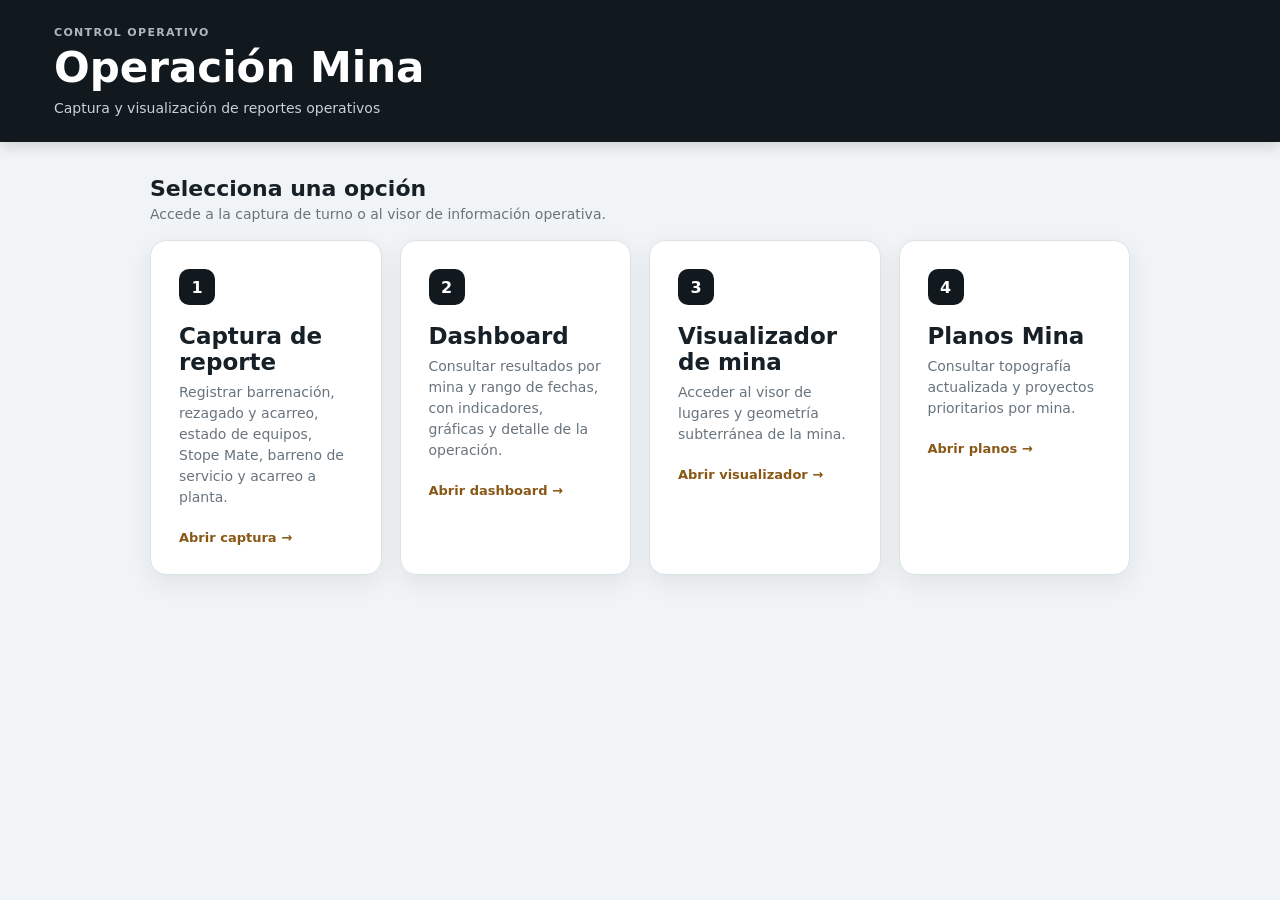
<file: index.html>
<!DOCTYPE html>
<html lang="es">
<head>
  <meta charset="UTF-8" />
  <meta name="viewport" content="width=device-width, initial-scale=1.0" />
  <meta name="theme-color" content="#11181e" />
  <meta name="mobile-web-app-capable" content="yes" />
  <meta name="apple-mobile-web-app-capable" content="yes" />
  <meta name="apple-mobile-web-app-status-bar-style" content="black-translucent" />
  <meta name="apple-mobile-web-app-title" content="Operación Mina" />
  <link rel="manifest" href="manifest.json?v=1" />
  <link rel="apple-touch-icon" href="icon-192.png" />
  <title>Operación Mina</title>
  <style>
    :root {
      --bg: #f1f4f6;
      --surface: #ffffff;
      --text: #172027;
      --muted: #68747d;
      --line: #dce3e7;
      --dark: #11181e;
      --accent: #b67824;
      --accent-dark: #895716;
      --radius: 16px;
      --shadow: 0 8px 24px rgba(21, 32, 40, .08);
    }
    * { box-sizing: border-box; }
    body {
      margin: 0;
      min-height: 100vh;
      font-family: Inter, ui-sans-serif, system-ui, -apple-system, BlinkMacSystemFont, "Segoe UI", sans-serif;
      background: var(--bg);
      color: var(--text);
    }
    .topbar {
      background: var(--dark);
      color: white;
      padding: 26px clamp(18px, 5vw, 54px);
      box-shadow: 0 4px 14px rgba(0, 0, 0, .15);
    }
    .eyebrow {
      margin: 0 0 4px;
      text-transform: uppercase;
      letter-spacing: .12em;
      font-size: 11px;
      color: #aeb8bf;
      font-weight: 800;
    }
    h1 { margin: 0; font-size: clamp(28px, 5vw, 42px); }
    .subtitle { margin: 8px 0 0; color: #c9d1d6; font-size: 14px; }
    main { width: min(980px, calc(100% - 24px)); margin: 34px auto 60px; }
    .intro { margin-bottom: 18px; }
    .intro h2 { margin: 0 0 5px; font-size: 22px; }
    .intro p { margin: 0; color: var(--muted); font-size: 14px; }
    .menu-grid { display: grid; grid-template-columns: repeat(4, 1fr); gap: 18px; }
    .menu-card {
      display: block;
      text-decoration: none;
      color: inherit;
      background: var(--surface);
      border: 1px solid var(--line);
      border-radius: var(--radius);
      box-shadow: var(--shadow);
      padding: 28px;
      transition: transform .15s ease, box-shadow .15s ease, border-color .15s ease;
    }
    .menu-card:hover {
      transform: translateY(-2px);
      box-shadow: 0 11px 30px rgba(21, 32, 40, .12);
      border-color: #c8d1d7;
    }
    .menu-card .number {
      display: inline-flex;
      align-items: center;
      justify-content: center;
      width: 36px;
      height: 36px;
      border-radius: 10px;
      background: var(--dark);
      color: white;
      font-weight: 900;
      margin-bottom: 18px;
    }
    .menu-card h3 { margin: 0 0 7px; font-size: 23px; }
    .menu-card p { margin: 0; color: var(--muted); line-height: 1.5; font-size: 14px; }
    .menu-card .action {
      display: inline-block;
      margin-top: 22px;
      color: var(--accent-dark);
      font-weight: 900;
      font-size: 13px;
    }
    @media (max-width: 1100px) {
      .menu-grid { grid-template-columns: repeat(2, 1fr); }
    }
    @media (max-width: 700px) {
      main { margin-top: 18px; }
      .menu-grid { grid-template-columns: 1fr; }
      .menu-card { padding: 22px; }
    }
  </style>
</head>
<body>
  <header class="topbar">
    <p class="eyebrow">Control operativo</p>
    <h1>Operación Mina</h1>
    <p class="subtitle">Captura y visualización de reportes operativos</p>
  </header>

  <main>
    <section class="intro">
      <h2>Selecciona una opción</h2>
      <p>Accede a la captura de turno o al visor de información operativa.</p>
    </section>

    <section class="menu-grid">
      <a class="menu-card" href="captura.html">
        <span class="number">1</span>
        <h3>Captura de reporte</h3>
        <p>Registrar barrenación, rezagado y acarreo, estado de equipos, Stope Mate, barreno de servicio y acarreo a planta.</p>
        <span class="action">Abrir captura →</span>
      </a>

      <a class="menu-card" href="dashboard.html">
        <span class="number">2</span>
        <h3>Dashboard</h3>
        <p>Consultar resultados por mina y rango de fechas, con indicadores, gráficas y detalle de la operación.</p>
        <span class="action">Abrir dashboard →</span>
      </a>

      <a class="menu-card" href="https://minecad-visor.github.io/Underground/">
        <span class="number">3</span>
        <h3>Visualizador de mina</h3>
        <p>Acceder al visor de lugares y geometría subterránea de la mina.</p>
        <span class="action">Abrir visualizador →</span>
      </a>

      <a class="menu-card" href="planos.html">
        <span class="number">4</span>
        <h3>Planos Mina</h3>
        <p>Consultar topografía actualizada y proyectos prioritarios por mina.</p>
        <span class="action">Abrir planos →</span>
      </a>
    </section>
  </main>
  <script>
    if ("serviceWorker" in navigator) {
      window.addEventListener("load", () => {
        navigator.serviceWorker
          .register("service-worker.js?v=1")
          .catch(error => console.error("Service Worker:", error));
      });
    }
  </script>
</body>
</html>
</file>
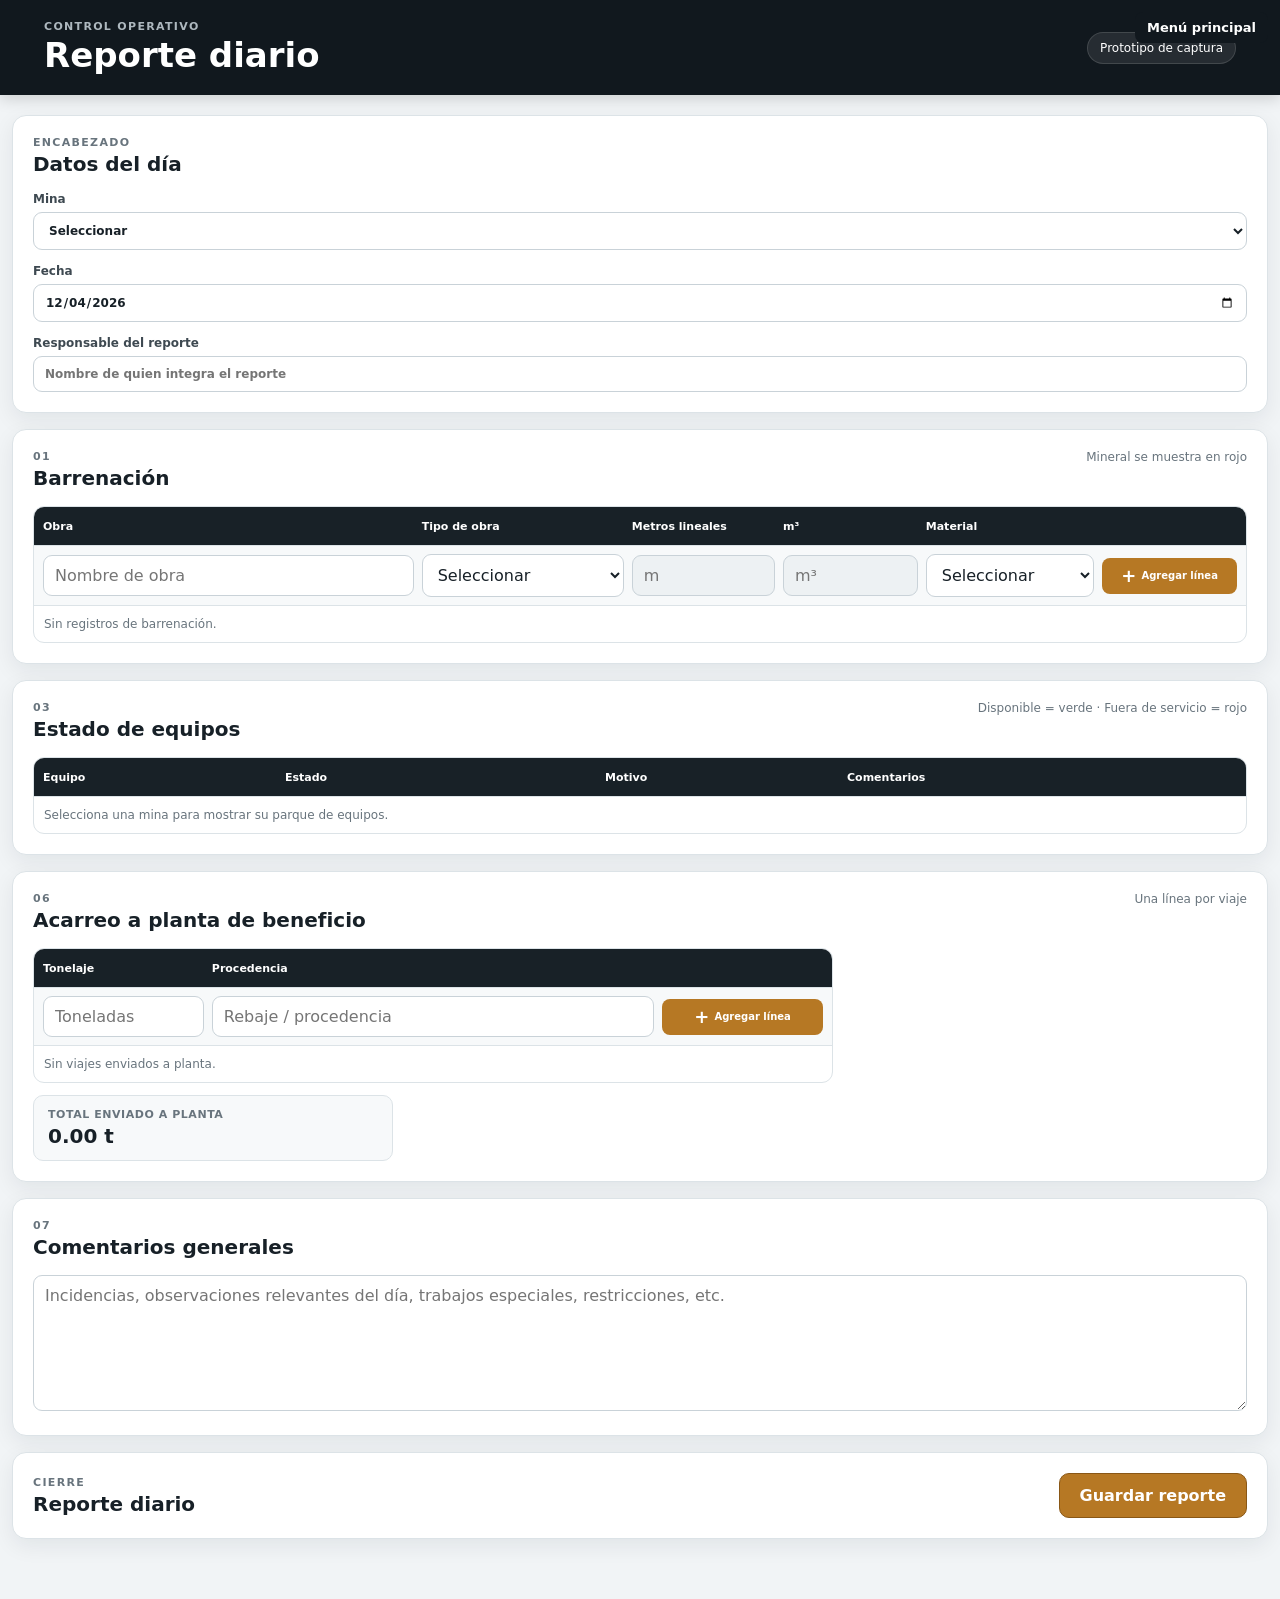
<file: captura.html>
<!DOCTYPE html>
<html lang="es">
<head>
  <meta charset="UTF-8" />
  <meta name="viewport" content="width=device-width, initial-scale=1.0" />
  <title>Captura de Reporte Operativo</title>
  <link rel="stylesheet" href="style.css?v=4" />
</head>
<body>
  <a href="index.html" style="position:fixed;top:12px;right:12px;z-index:9999;padding:8px 12px;background:#11181e;color:white;text-decoration:none;border-radius:8px;font:600 13px system-ui;">Menú principal</a>
  <header class="topbar">
    <div>
      <p class="eyebrow">Control operativo</p>
      <h1>Reporte diario</h1>
    </div>
    <div class="status-pill">Prototipo de captura</div>
  </header>

  <main class="container">
    <form id="shiftReport">
      <section class="card">
        <div class="section-title">
          <div>
            <p class="eyebrow">Encabezado</p>
            <h2>Datos del día</h2>
          </div>
        </div>

        <div class="grid three">
          <label>
            Mina
            <select id="mina" name="mina" required>
              <option value="">Seleccionar</option>
              <option value="Santa Maria">Santa Maria</option>
              <option value="Unificación/Hallazgo">Unificación/Hallazgo</option>
            </select>
          </label>

          <label>
            Fecha
            <input id="fecha" name="fecha" type="date" required />
          </label>

          <label>
            Responsable del reporte
            <input id="responsable" name="responsable" type="text" required placeholder="Nombre de quien integra el reporte" />
          </label>
        </div>
      </section>

      <section class="card">
        <div class="section-title">
          <div>
            <p class="eyebrow">01</p>
            <h2>Barrenación</h2>
          </div>
          <span class="section-note">Mineral se muestra en rojo</span>
        </div>

        <div class="capture-table">
          <div class="table-head drilling-grid">
            <span>Obra</span>
            <span>Tipo de obra</span>
            <span>Metros lineales</span>
            <span>m³</span>
            <span>Material</span>
            <span></span>
          </div>

          <div class="entry-row drilling-grid" id="drillingEntry">
            <input id="drillObra" type="text" list="obrasCatalogo" placeholder="Nombre de obra" autocomplete="off" />

            <select id="drillTipo">
              <option value="">Seleccionar</option>
              <option>Cuele</option>
              <option>Contrapozo</option>
              <option>Tumbe</option>
              <option>Desborde</option>
            </select>

            <input id="drillMl" type="number" min="0" step="0.01" placeholder="m" disabled />
            <input id="drillM3" type="number" min="0" step="0.01" placeholder="m³" disabled />

            <select id="drillMaterial">
              <option value="">Seleccionar</option>
              <option value="Mineral">Mineral</option>
              <option value="Tepetate">Tepetate</option>
            </select>

            <button id="addDrilling" class="add-line-button" type="button">
              <span class="plus">+</span>
              <span class="add-label">Agregar línea</span>
            </button>
          </div>

          <div id="drillingRows" class="data-rows"></div>
        </div>

        <datalist id="obrasCatalogo"></datalist>
      </section>

      <section class="card">
        <div class="section-title">
          <div>
            <p class="eyebrow">03</p>
            <h2>Estado de equipos</h2>
          </div>
          <span class="section-note">Disponible = verde · Fuera de servicio = rojo</span>
        </div>

        <div class="equipment-table">
          <div class="table-head equipment-grid">
            <span>Equipo</span>
            <span>Estado</span>
            <span>Motivo</span>
            <span>Comentarios</span>
          </div>
          <div id="equipmentRows"></div>
        </div>
      </section>

      <section id="santaMariaOnly" class="conditional-section hidden">
        <section class="card">
          <div class="section-title">
            <div>
              <p class="eyebrow">04</p>
              <h2>Stope Mate</h2>
            </div>
            <span class="section-note">Solo Santa Maria</span>
          </div>

          <div class="metric-grid">
            <label>
              Metros barrenados en el día
              <div class="input-unit">
                <input id="stopeDia" type="number" min="0" step="0.01" placeholder="0.00" />
                <span>m</span>
              </div>
            </label>

            <div class="metric-readonly">
              <span>Acumulado mensual</span>
              <strong id="stopeAcumulado">0.00 m</strong>
              <small>Se calculará desde la base de datos en la versión conectada.</small>
            </div>
          </div>
        </section>

        <section class="card">
          <div class="section-title">
            <div>
              <p class="eyebrow">05</p>
              <h2>Barreno de servicio en superficie</h2>
            </div>
            <span class="section-note">Solo Santa Maria</span>
          </div>

          <div class="metric-grid">
            <label>
              Avance en el día
              <div class="input-unit">
                <input id="serviceDrillDia" type="number" min="0" step="0.01" placeholder="0.00" />
                <span>m</span>
              </div>
            </label>

            <div class="metric-readonly">
              <span>Avance acumulado total</span>
              <strong id="serviceDrillAcumulado">0.00 m</strong>
              <small>Se calculará desde la base de datos en la versión conectada.</small>
            </div>
          </div>
        </section>
      </section>

      <section class="card">
        <div class="section-title">
          <div>
            <p class="eyebrow">06</p>
            <h2>Acarreo a planta de beneficio</h2>
          </div>
          <span class="section-note">Una línea por viaje</span>
        </div>

        <div class="capture-table plant-table">
          <div class="table-head plant-grid">
            <span>Tonelaje</span>
            <span>Procedencia</span>
            <span></span>
          </div>

          <div class="entry-row plant-grid">
            <input id="plantTons" type="number" min="0" step="0.01" placeholder="Toneladas" />
            <input id="plantOrigin" type="text" list="obrasCatalogo" placeholder="Rebaje / procedencia" autocomplete="off" />

            <button id="addPlantHaul" class="add-line-button" type="button">
              <span class="plus">+</span>
              <span class="add-label">Agregar línea</span>
            </button>
          </div>

          <div id="plantRows" class="data-rows"></div>
        </div>

        <div class="plant-total">
          <span>Total enviado a planta</span>
          <strong id="plantTotal">0.00 t</strong>
        </div>
      </section>

      <section class="card">
        <div class="section-title">
          <div>
            <p class="eyebrow">07</p>
            <h2>Comentarios generales</h2>
          </div>
        </div>

        <textarea id="generalComments" rows="6" placeholder="Incidencias, observaciones relevantes del día, trabajos especiales, restricciones, etc."></textarea>
      </section>

      <section class="card save-card">
        <div>
          <p class="eyebrow">Cierre</p>
          <h2>Reporte diario</h2>
        </div>
        <button id="saveReport" class="primary" type="submit">Guardar reporte</button>
      </section>
    </form>
  </main>

  <script src="app.js?v=7"></script>
</body>
</html>
</file>
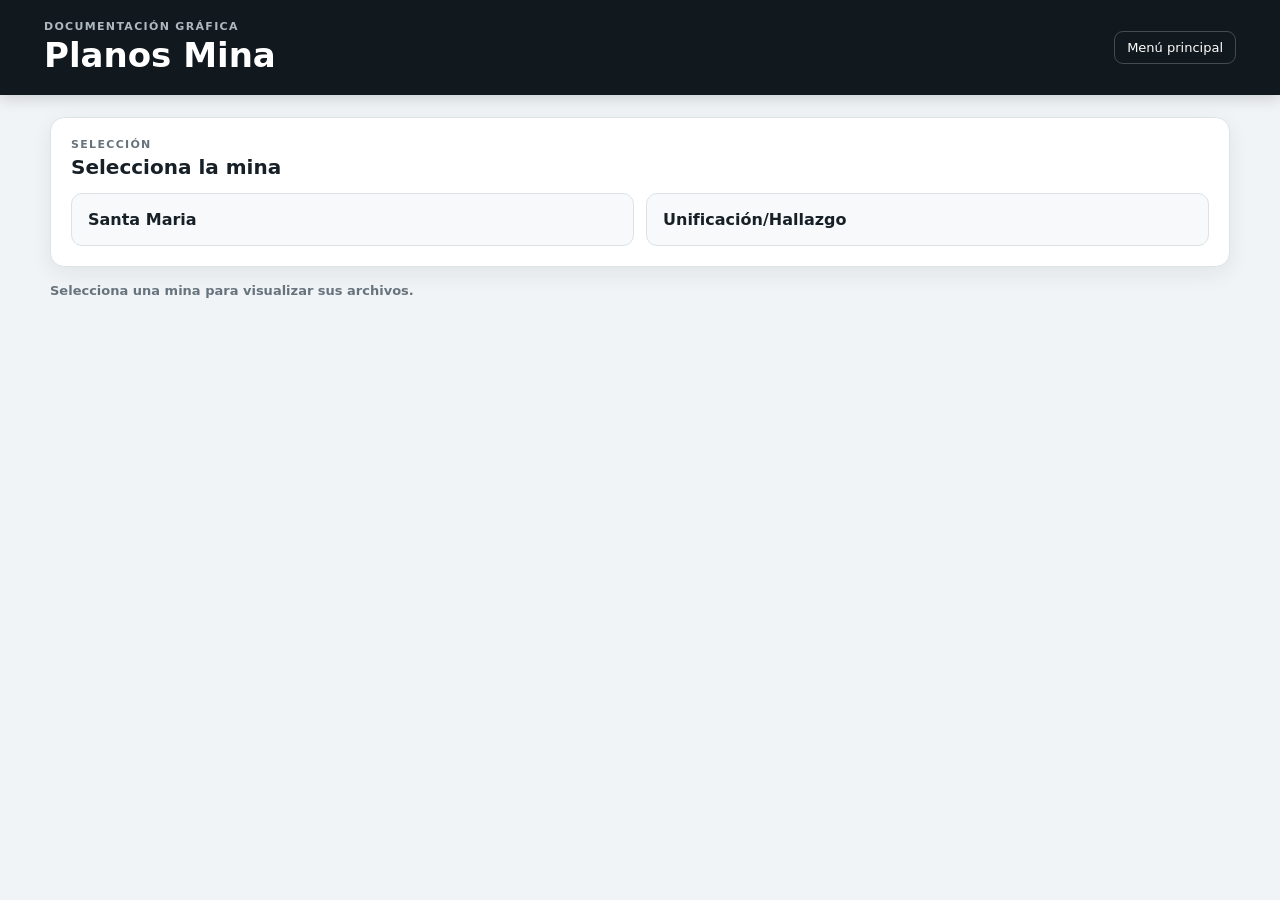
<file: planos.html>
<!DOCTYPE html>
<html lang="es">
<head>
  <meta charset="UTF-8" />
  <meta name="viewport" content="width=device-width, initial-scale=1.0" />
  <meta name="theme-color" content="#11181e" />
  <title>Planos Mina</title>
  <style>
    :root {
      --bg: #f1f4f6;
      --surface: #ffffff;
      --surface-soft: #f7f9fa;
      --text: #172027;
      --muted: #68747d;
      --line: #dce3e7;
      --dark: #11181e;
      --accent: #b67824;
      --accent-dark: #895716;
      --radius: 14px;
      --shadow: 0 7px 22px rgba(21, 32, 40, .07);
    }

    * { box-sizing: border-box; }

    body {
      margin: 0;
      font-family: Inter, ui-sans-serif, system-ui, -apple-system, BlinkMacSystemFont, "Segoe UI", sans-serif;
      background: var(--bg);
      color: var(--text);
    }

    .topbar {
      background: var(--dark);
      color: white;
      padding: 20px clamp(16px, 4vw, 44px);
      display: flex;
      justify-content: space-between;
      align-items: center;
      gap: 16px;
      box-shadow: 0 4px 14px rgba(0,0,0,.15);
    }

    .eyebrow {
      margin: 0;
      text-transform: uppercase;
      letter-spacing: .12em;
      font-size: 11px;
      color: var(--muted);
      font-weight: 800;
    }

    .topbar .eyebrow { color: #aeb8bf; }

    h1 {
      margin: 2px 0 0;
      font-size: clamp(24px, 4vw, 34px);
    }

    .back-link {
      color: white;
      text-decoration: none;
      border: 1px solid rgba(255,255,255,.22);
      border-radius: 9px;
      padding: 8px 12px;
      font-size: 13px;
      white-space: nowrap;
    }

    main {
      width: min(1180px, calc(100% - 24px));
      margin: 22px auto 60px;
    }

    .mine-selector {
      background: var(--surface);
      border: 1px solid var(--line);
      border-radius: var(--radius);
      box-shadow: var(--shadow);
      padding: 20px;
      margin-bottom: 16px;
    }

    .mine-selector h2 {
      margin: 4px 0 14px;
      font-size: 20px;
    }

    .mine-buttons {
      display: grid;
      grid-template-columns: repeat(2, 1fr);
      gap: 12px;
    }

    .mine-button {
      border: 1px solid var(--line);
      background: var(--surface-soft);
      color: var(--text);
      border-radius: 11px;
      padding: 16px;
      text-align: left;
      cursor: pointer;
      font: inherit;
      font-weight: 800;
    }

    .mine-button.active {
      border-color: var(--accent);
      background: #fff7eb;
      color: var(--accent-dark);
    }

    .selected-mine {
      margin: 0 0 12px;
      color: var(--muted);
      font-size: 13px;
      font-weight: 700;
    }

    details {
      background: var(--surface);
      border: 1px solid var(--line);
      border-radius: var(--radius);
      box-shadow: var(--shadow);
      margin-bottom: 14px;
      overflow: hidden;
    }

    summary {
      list-style: none;
      cursor: pointer;
      padding: 18px 20px;
      display: flex;
      justify-content: space-between;
      align-items: center;
      gap: 16px;
    }

    summary::-webkit-details-marker { display: none; }

    summary h2 {
      margin: 3px 0 0;
      font-size: 20px;
    }

    .summary-hint {
      color: var(--muted);
      font-size: 12px;
      white-space: nowrap;
    }

    .section-content {
      padding: 0 20px 20px;
      border-top: 1px solid var(--line);
    }

    .subheading {
      margin: 18px 0 10px;
      font-size: 13px;
      color: var(--muted);
      text-transform: uppercase;
      letter-spacing: .06em;
      font-weight: 900;
    }

    .image-grid {
      display: grid;
      grid-template-columns: repeat(3, minmax(0, 1fr));
      gap: 14px;
    }

    .image-card {
      display: block;
      text-decoration: none;
      color: inherit;
      border: 1px solid var(--line);
      border-radius: 11px;
      background: var(--surface-soft);
      overflow: hidden;
    }

    .image-card img {
      width: 100%;
      aspect-ratio: 4 / 3;
      object-fit: cover;
      display: block;
      background: #e6ebee;
    }

    .image-card figcaption {
      padding: 9px 10px;
      font-size: 12px;
      font-weight: 800;
      overflow-wrap: anywhere;
    }

    .pdf-list {
      display: grid;
      gap: 8px;
    }

    .pdf-link {
      display: flex;
      align-items: center;
      gap: 10px;
      color: var(--text);
      text-decoration: none;
      padding: 10px 12px;
      border: 1px solid var(--line);
      border-radius: 9px;
      background: var(--surface-soft);
      font-size: 13px;
      font-weight: 800;
    }

    .pdf-icon {
      width: 28px;
      height: 34px;
      flex: 0 0 auto;
      border-radius: 4px;
      background: #c62828;
      color: white;
      display: grid;
      place-items: center;
      font-size: 9px;
      font-weight: 900;
      letter-spacing: .04em;
    }

    .empty {
      color: var(--muted);
      font-size: 13px;
      padding: 12px 0 4px;
    }

    .error {
      background: #fff0f0;
      color: #8e2525;
      border: 1px solid #e6b9b9;
      border-radius: 10px;
      padding: 12px 14px;
      margin-bottom: 14px;
    }

    @media (max-width: 900px) {
      .image-grid { grid-template-columns: repeat(2, 1fr); }
    }

    @media (max-width: 650px) {
      .mine-buttons,
      .image-grid {
        grid-template-columns: 1fr;
      }

      summary {
        align-items: flex-start;
      }

      .summary-hint {
        white-space: normal;
        text-align: right;
      }
    }
  </style>
</head>
<body>
  <header class="topbar">
    <div>
      <p class="eyebrow">Documentación gráfica</p>
      <h1>Planos Mina</h1>
    </div>
    <a class="back-link" href="index.html">Menú principal</a>
  </header>

  <main>
    <section class="mine-selector">
      <p class="eyebrow">Selección</p>
      <h2>Selecciona la mina</h2>

      <div class="mine-buttons">
        <button class="mine-button" type="button" data-mine="Santa Maria">
          Santa Maria
        </button>

        <button class="mine-button" type="button" data-mine="Unificación/Hallazgo">
          Unificación/Hallazgo
        </button>
      </div>
    </section>

    <p id="selectedMineText" class="selected-mine">
      Selecciona una mina para visualizar sus archivos.
    </p>

    <section id="mineContent" hidden>
      <details>
        <summary>
          <div>
            <p class="eyebrow">Planos vigentes</p>
            <h2>Topografía actualizada</h2>
          </div>
          <span class="summary-hint">Mostrar / ocultar</span>
        </summary>
        <div id="topografiaContent" class="section-content"></div>
      </details>

      <details>
        <summary>
          <div>
            <p class="eyebrow">Seguimiento</p>
            <h2>Proyectos prioritarios</h2>
          </div>
          <span class="summary-hint">Mostrar / ocultar</span>
        </summary>
        <div id="proyectosContent" class="section-content"></div>
      </details>
    </section>
  </main>

  <script>
    const catalogUrl = "planos.json?v=3";

    let catalog = {};
    let selectedMine = "";

    const mineContent = document.getElementById("mineContent");
    const selectedMineText = document.getElementById("selectedMineText");
    const topografiaContent = document.getElementById("topografiaContent");
    const proyectosContent = document.getElementById("proyectosContent");
    const mineButtons = [...document.querySelectorAll(".mine-button")];

    function escapeHtml(value) {
      return String(value ?? "")
        .replaceAll("&", "&amp;")
        .replaceAll("<", "&lt;")
        .replaceAll(">", "&gt;")
        .replaceAll('"', "&quot;")
        .replaceAll("'", "&#039;");
    }

    function encodePath(path) {
      return path
        .split("/")
        .map(part => encodeURIComponent(part))
        .join("/");
    }

    function fileName(path) {
      return String(path || "").split("/").pop() || "";
    }

    function extension(path) {
      const name = fileName(path).toLowerCase();
      const dot = name.lastIndexOf(".");
      return dot >= 0 ? name.slice(dot + 1) : "";
    }

    function sortFiles(files) {
      return [...files].sort((a, b) =>
        fileName(a).localeCompare(fileName(b), "es", { sensitivity: "base" })
      );
    }

    function renderSection(container, files) {
      const allFiles = Array.isArray(files) ? files : [];

      const jpgs = sortFiles(
        allFiles.filter(file => ["jpg", "jpeg"].includes(extension(file)))
      );

      const pdfs = sortFiles(
        allFiles.filter(file => extension(file) === "pdf")
      );

      if (!jpgs.length && !pdfs.length) {
        container.innerHTML =
          '<p class="empty">Todavía no hay archivos registrados en esta sección.</p>';
        return;
      }

      let html = "";

      if (jpgs.length) {
        html += '<h3 class="subheading">Imágenes</h3>';
        html += '<div class="image-grid">';

        jpgs.forEach(file => {
          const href = encodePath(file);
          const name = fileName(file);

          html += `
            <a class="image-card" href="${href}">
              <figure style="margin:0">
                <img src="${href}" alt="${escapeHtml(name)}" loading="lazy" />
                <figcaption>${escapeHtml(name)}</figcaption>
              </figure>
            </a>
          `;
        });

        html += "</div>";
      }

      if (pdfs.length) {
        html += '<h3 class="subheading">PDF</h3>';
        html += '<div class="pdf-list">';

        pdfs.forEach(file => {
          const href = encodePath(file);
          const name = fileName(file);

          html += `
            <a class="pdf-link" href="${href}">
              <span class="pdf-icon" aria-hidden="true">PDF</span>
              <span>${escapeHtml(name)}</span>
            </a>
          `;
        });

        html += "</div>";
      }

      container.innerHTML = html;
    }

    function selectMine(mine) {
      selectedMine = mine;

      mineButtons.forEach(button => {
        button.classList.toggle("active", button.dataset.mine === mine);
      });

      const data = catalog[mine] || {
        topografia: [],
        proyectos: []
      };

      selectedMineText.textContent = `Mina seleccionada: ${mine}`;
      mineContent.hidden = false;

      renderSection(topografiaContent, data.topografia);
      renderSection(proyectosContent, data.proyectos);
    }

    mineButtons.forEach(button => {
      button.addEventListener("click", () => {
        selectMine(button.dataset.mine);
      });
    });

    async function init() {
      try {
        const response = await fetch(catalogUrl, { cache: "no-store" });

        if (!response.ok) {
          throw new Error(`HTTP ${response.status}`);
        }

        catalog = await response.json();

        const params = new URLSearchParams(window.location.search);
        const mineParam = params.get("mina");

        if (mineParam && catalog[mineParam]) {
          selectMine(mineParam);
        }

      } catch (error) {
        console.error(error);

        const errorBox = document.createElement("div");
        errorBox.className = "error";
        errorBox.textContent =
          "No fue posible cargar el catálogo de planos.";
        document.querySelector("main").prepend(errorBox);
      }
    }

    init();
  </script>
</body>
</html>
</file>
<file: style.css>
:root {
  --bg: #f1f4f6;
  --surface: #ffffff;
  --surface-soft: #f7f9fa;
  --text: #172027;
  --muted: #68747d;
  --line: #dce3e7;
  --line-strong: #c9d2d8;
  --accent: #b67824;
  --accent-dark: #895716;
  --danger: #b52828;
  --danger-soft: #fff2f2;
  --success: #18743a;
  --success-soft: #eef9f1;
  --mineral: #b51f27;
  --radius: 14px;
  --shadow: 0 7px 22px rgba(21, 32, 40, .07);
}

* { box-sizing: border-box; }

html { scroll-behavior: smooth; }

body {
  margin: 0;
  font-family: Inter, ui-sans-serif, system-ui, -apple-system, BlinkMacSystemFont, "Segoe UI", sans-serif;
  background: var(--bg);
  color: var(--text);
}

button, input, select, textarea { font: inherit; }
button { cursor: pointer; }

.topbar {
  background: #11181e;
  color: #fff;
  padding: 20px clamp(16px, 4vw, 44px);
  display: flex;
  align-items: center;
  justify-content: space-between;
  gap: 18px;
  position: sticky;
  top: 0;
  z-index: 20;
  box-shadow: 0 4px 14px rgba(0,0,0,.15);
}

.topbar h1 {
  margin: 2px 0 0;
  font-size: clamp(23px, 3.6vw, 34px);
}

.eyebrow {
  margin: 0;
  text-transform: uppercase;
  letter-spacing: .12em;
  font-size: 11px;
  color: var(--muted);
  font-weight: 800;
}

.topbar .eyebrow { color: #aeb8bf; }

.status-pill {
  background: rgba(255,255,255,.09);
  border: 1px solid rgba(255,255,255,.13);
  padding: 8px 12px;
  border-radius: 999px;
  font-size: 12px;
  white-space: nowrap;
}

.container {
  width: min(1320px, calc(100% - 24px));
  margin: 20px auto 60px;
}

.card {
  background: var(--surface);
  border: 1px solid var(--line);
  border-radius: var(--radius);
  box-shadow: var(--shadow);
  padding: 20px;
  margin-bottom: 16px;
}

.section-title {
  display: flex;
  align-items: flex-start;
  justify-content: space-between;
  gap: 14px;
  margin-bottom: 16px;
}

.section-title h2, .save-card h2 {
  margin: 3px 0 0;
  font-size: 20px;
}

.section-note {
  color: var(--muted);
  font-size: 12px;
  text-align: right;
}

.grid {
  display: grid;
  gap: 14px;
}

.grid.four {
  grid-template-columns: 1.1fr .8fr .8fr 1.4fr;
}

label {
  display: grid;
  gap: 6px;
  font-size: 12px;
  font-weight: 800;
  color: #3e4951;
}

input, select, textarea {
  width: 100%;
  border: 1px solid var(--line-strong);
  border-radius: 9px;
  padding: 10px 11px;
  background: #fff;
  color: var(--text);
  outline: none;
}

textarea { resize: vertical; }

input:focus, select:focus, textarea:focus {
  border-color: var(--accent);
  box-shadow: 0 0 0 3px rgba(182,120,36,.11);
}

input:disabled, select:disabled {
  background: #edf1f3;
  color: #9ca7ae;
  cursor: not-allowed;
}

.capture-table, .equipment-table {
  border: 1px solid var(--line);
  border-radius: 11px;
  overflow-x: auto;
  overflow-y: hidden;
}

.table-head {
  background: #182127;
  color: white;
  min-height: 38px;
  display: grid;
  align-items: center;
  gap: 8px;
  padding: 7px 9px;
  font-size: 11px;
  font-weight: 800;
}

.entry-row, .data-row, .equipment-row {
  display: grid;
  align-items: center;
  gap: 8px;
  padding: 8px 9px;
  border-top: 1px solid var(--line);
}

.entry-row { background: var(--surface-soft); }

.drilling-grid {
  grid-template-columns: minmax(190px, 2.2fr) minmax(120px, 1.2fr) minmax(105px, .85fr) minmax(95px, .8fr) minmax(110px, 1fr) minmax(120px, .8fr);
  min-width: 980px;
}

.haul-grid {
  grid-template-columns: minmax(150px, 1.3fr) minmax(120px, 1fr) minmax(170px, 1.5fr) minmax(170px, 1.5fr) minmax(115px, .9fr) minmax(120px, .8fr);
  min-width: 1080px;
}

.equipment-grid {
  grid-template-columns: minmax(150px, 1.2fr) minmax(245px, 1.6fr) minmax(170px, 1.2fr) minmax(220px, 2fr);
  min-width: 900px;
}

.plant-grid {
  grid-template-columns: minmax(120px, .8fr) minmax(240px, 2.2fr) minmax(120px, .8fr);
  min-width: 540px;
}

.plant-table { max-width: 800px; }

.data-row {
  background: white;
  font-size: 13px;
}

.data-row.mineral-row,
.entry-row.mineral-row {
  color: var(--mineral);
  font-weight: 700;
}

.add-line-button {
  border: none;
  background: var(--accent);
  color: white;
  border-radius: 8px;
  min-height: 36px;
  padding: 7px 9px;
  display: inline-flex;
  align-items: center;
  justify-content: center;
  gap: 5px;
  font-weight: 800;
}

.add-line-button:hover { background: var(--accent-dark); }

.plus {
  font-size: 18px;
  line-height: 1;
}

.add-label {
  font-size: 10px;
  white-space: nowrap;
}

.delete-button {
  border: none;
  background: transparent;
  color: var(--danger);
  font-size: 20px;
  font-weight: 900;
}

.totals-row {
  display: grid;
  grid-template-columns: repeat(4, 1fr);
  gap: 10px;
  margin-top: 12px;
}

.totals-row > div, .plant-total, .metric-readonly {
  border: 1px solid var(--line);
  border-radius: 10px;
  background: var(--surface-soft);
  padding: 12px 14px;
}

.totals-row span, .plant-total span, .metric-readonly span {
  display: block;
  color: var(--muted);
  font-size: 11px;
  font-weight: 800;
  text-transform: uppercase;
  letter-spacing: .05em;
}

.totals-row strong, .plant-total strong, .metric-readonly strong {
  display: block;
  margin-top: 3px;
  font-size: 20px;
}

.extraction-total {
  border-color: #d9bd92 !important;
  background: #fff8ec !important;
}

.helper {
  color: var(--muted);
  font-size: 12px;
  margin: 10px 0 0;
  line-height: 1.45;
}

.radio-group {
  display: flex;
  flex-wrap: wrap;
  gap: 12px;
}

.radio-option {
  display: inline-flex;
  align-items: center;
  gap: 5px;
  font-size: 12px;
  font-weight: 800;
  cursor: pointer;
}

.radio-option input {
  width: auto;
  margin: 0;
}

.equipment-row {
  transition: background .15s ease, color .15s ease;
}

.equipment-row.available {
  background: var(--success-soft);
  color: var(--success);
}

.equipment-row.out {
  background: var(--danger-soft);
  color: var(--danger);
}

.equipment-row .equipment-name { font-weight: 900; }

.equipment-row.available select,
.equipment-row.available input,
.equipment-row.out select,
.equipment-row.out input {
  color: inherit;
}

.metric-grid {
  display: grid;
  grid-template-columns: minmax(220px, 1fr) minmax(220px, 1fr);
  gap: 14px;
  max-width: 760px;
}

.input-unit {
  display: flex;
  align-items: stretch;
}

.input-unit input { border-radius: 9px 0 0 9px; }

.input-unit span {
  display: grid;
  place-items: center;
  min-width: 46px;
  padding: 0 10px;
  border: 1px solid var(--line-strong);
  border-left: 0;
  border-radius: 0 9px 9px 0;
  background: #eef2f4;
  color: var(--muted);
}

.metric-readonly small {
  display: block;
  margin-top: 4px;
  color: var(--muted);
  line-height: 1.35;
}

.plant-total {
  max-width: 360px;
  margin-top: 12px;
}

.save-card {
  display: flex;
  justify-content: space-between;
  align-items: center;
  gap: 18px;
}

.primary {
  border: 1px solid var(--accent-dark);
  background: var(--accent);
  color: white;
  border-radius: 10px;
  padding: 12px 20px;
  font-weight: 900;
  min-width: 180px;
}

.primary:hover { background: var(--accent-dark); }

.hidden { display: none !important; }

.empty-state {
  color: var(--muted);
  font-size: 12px;
  padding: 11px 10px;
  border-top: 1px solid var(--line);
}

.catalog-error {
  background: #fff1f1;
  border: 1px solid #e9bebe;
  color: #8d2020;
  padding: 10px 12px;
  border-radius: 9px;
  margin-bottom: 16px;
  font-size: 13px;
}

@media (max-width: 980px) {
  .grid.four { grid-template-columns: repeat(2, 1fr); }
  .totals-row { grid-template-columns: repeat(2, 1fr); }
}

@media (max-width: 620px) {
  .topbar {
    position: static;
    align-items: flex-start;
  }

  .container {
    width: min(100% - 16px, 1320px);
    margin-top: 10px;
  }

  .card {
    padding: 14px;
    border-radius: 11px;
  }

  .grid.four, .metric-grid, .totals-row {
    grid-template-columns: 1fr;
  }

  .section-title {
    align-items: flex-start;
    flex-direction: column;
  }

  .section-note { text-align: left; }

  .save-card {
    align-items: stretch;
    flex-direction: column;
  }

  .primary { width: 100%; }

  .status-pill { display: none; }
}
</file>
